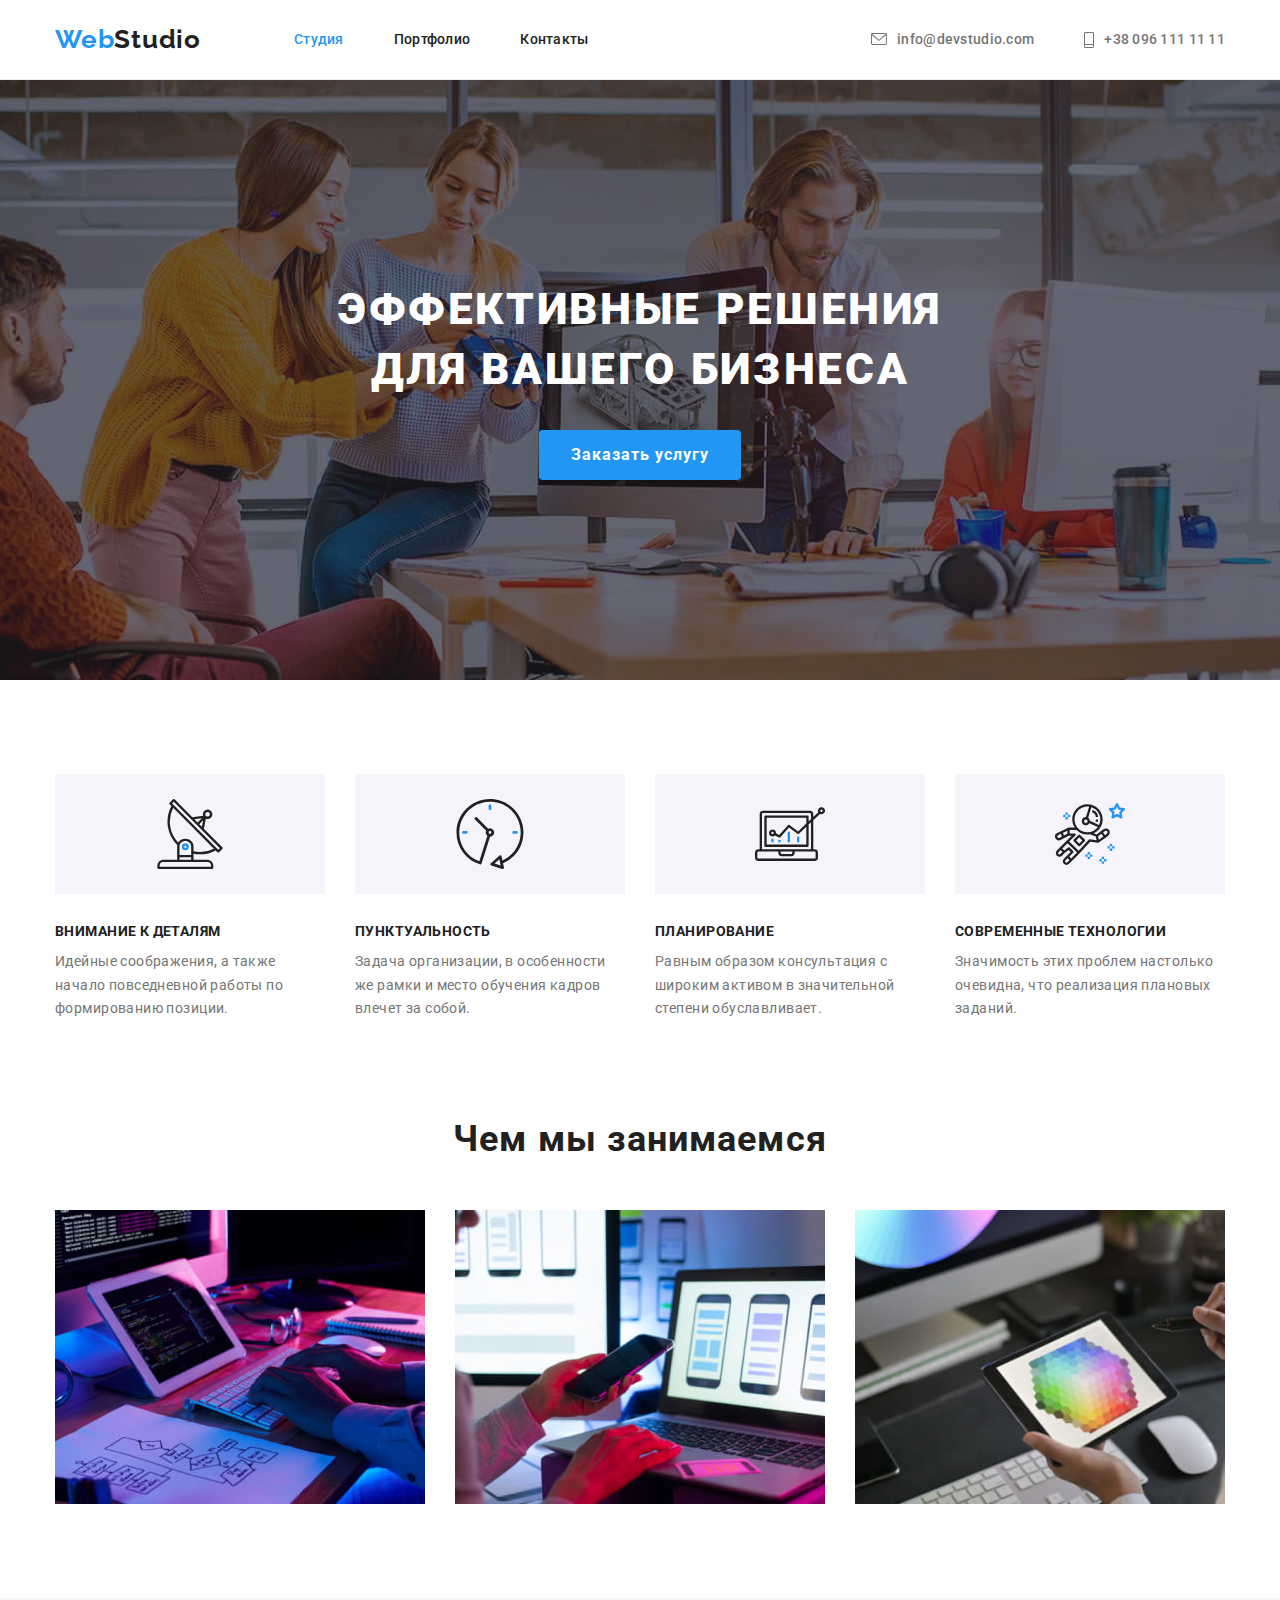
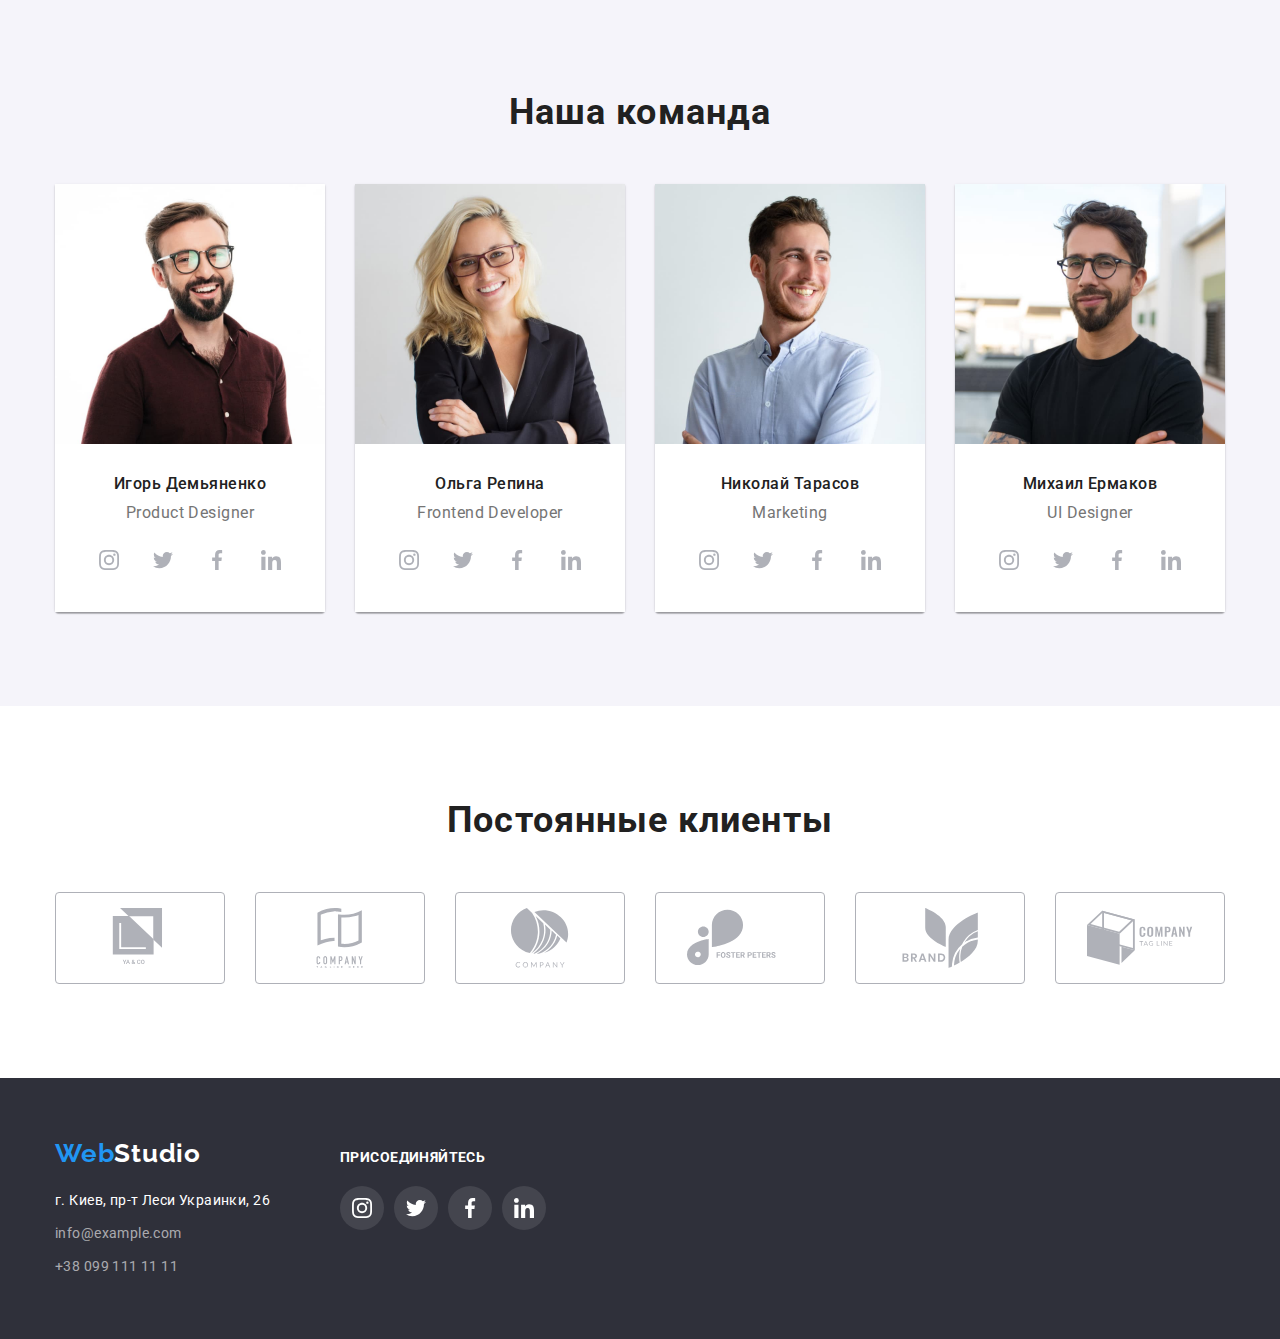
<file: index.html>
<!DOCTYPE html>
<html lang="ru">
<head>
    <meta charset="UTF-8">
    <meta http-equiv="X-UA-Compatible" content="IE=edge">
    <meta name="viewport" content="width=device-width, initial-scale=1.0">
    <link rel="stylesheet" href="https://cdnjs.cloudflare.com/ajax/libs/modern-normalize/1.1.0/modern-normalize.css"
    integrity="sha512-Y0MM+V6ymRKN2zStTqzQ227DWhhp4Mzdo6gnlRnuaNCbc+YN/ZH0sBCLTM4M0oSy9c9VKiCvd4Jk44aCLrNS5Q=="
    crossorigin="anonymous" referrerpolicy="no-referrer" />
    <link href="https://fonts.googleapis.com/css2?family=Raleway:wght@700&family=Roboto:wght@400;500;700;900&display=swap" rel="stylesheet">
    <link rel="stylesheet" href="./css/styles.css">
    <title>WebStudio</title>
</head>

<body>
    <!-- Header container -->
    <header>
        <div class="container header">
                <!-- Logo section -->
                <a href="/" lang="en" class="header-logo"><span class="logo-accent">Web</span>Studio</a>
                <!-- Navigation section -->
            <nav class="nav">
                <ul class="nav-list">
                    <li class="nav-list-item">
                        <a href="./index.html" target="_self" rel="noopener noreferrer" class="nav-list-link current">Студия</a>
                    </li>
                    <li class="nav-list-item">
                        <a href="./portfolio.html" target="_self" rel="noopener noreferrer" class="nav-list-link">Портфолио</a>
                    </li>
                    <li class="nav-list-item">
                        <a href="" class="nav-list-link">Контакты</a>
                    </li>
                </ul>
            </nav>
                <!-- Header contacts section -->
                <ul class="header-contacts-list">
                    <li class="header-contacts-item">
                        <a href="mailto:info@devstudio.com" class="header-mail-link">
                            <svg class="header-mail-icon"  width="16px" height="12px">
                                <use href="./images/sprite.svg#icon-envelope"></use>
                            </svg>
                        info@devstudio.com</a>
                    </li>
                    <li class="header-contacts-item">
                        <a href="tel:+380961111111" class="header-phone-link">
                            <svg class="header-phone-icon" width="10px" height="16px">
                                <use href="./images/sprite.svg#icon-cell"></use>
                            </svg>
                        +38 096 111 11 11</a>
                    </li>
                </ul>
        </div>
    </header>
    <!-- Main container -->
    <main>
        <!-- Hero section -->
        <section class="hero">
            <div class="container">
                <h1 class="hero-title">Эффективные решения для вашего бизнеса</h1>
                <button type="button" class="hero-button">Заказать услугу</button>
            </div>
        </section>
        <!-- Our advantages section -->
        <section class="section">
            <div class="container">
            <h2 class="visually-hidden">Наши преимущества</h2>
            <ul class="advantages-list">
                <li class="advantages-list-item">
                    <div class="advantages-icon">
                        <svg class="icon-antenna" width="70px" height="70px">
                            <use href="./images/sprite.svg#icon-antenna"></use>
                        </svg>
                    </div>
                    <div class="advantages-description">
                        <h3 class="advantages-list-title">Внимание к деталям</h3>
                        <p class="advantages-list-text">Идейные соображения, а также начало повседневной работы по формированию позиции.</p>
                    </div>
                </li>
                <li class="advantages-list-item">
                    <div class="advantages-icon">
                        <svg class="icon-clock" width="70px" height="70px">
                            <use href="./images/sprite.svg#icon-clock"></use>
                        </svg>
                    </div>
                    <div class="advantages-description">
                        <h3 class="advantages-list-title">Пунктуальность</h3>
                        <p class="advantages-list-text">Задача организации, в особенности же рамки и место обучения кадров влечет за собой.</p>
                    </div>
                </li>
                <li class="advantages-list-item">
                    <div class="advantages-icon">
                        <svg class="icon-diagram" width="70px" height="70px">
                            <use href="./images/sprite.svg#icon-diagram"></use>
                        </svg>
                    </div>
                    <div class="advantages-description">
                        <h3 class="advantages-list-title">Планирование</h3>
                        <p class="advantages-list-text">Равным образом консультация с широким активом в значительной степени обуславливает.</p>
                    </div>
                </li>
                <li class="advantages-list-item">
                    <div class="advantages-icon">
                        <svg class="icon-astronaut" width="70px" height="70px">
                            <use href="./images/sprite.svg#icon-astronaut"></use>
                        </svg>
                    </div>
                    <div class="advantages-description">
                        <h3 class="advantages-list-title">Современные технологии</h3>
                        <p class="advantages-list-text">Значимость этих проблем настолько очевидна, что реализация плановых заданий.</p>
                    </div>
                </li>
            </ul>
            </div>
        </section>
        <!-- What we do section -->
        <section class="activities section">
            <div class="container">
            <h2 class="activities-title">Чем мы занимаемся</h2>
            <ul class="activities-list">
                <li class="activities-list-item">
                    <img src="./images/wireless-keyboard-typing.jpg" alt="печатает на беспроводной клавиатуре" width="370" height="294">
                </li>
                <li class="activities-list-item">
                    <img src="./images/smartphone-laptop.jpg" alt="cмартфон и ноутбук" width="370" height="294">
                </li>
                <li class="activities-list-item">
                    <img src="./images/tablet.jpg" alt="планшет" width="370" height="294">
                </li>
            </ul>
            </div>
        </section>
        <!-- Our team section -->
        <section class="team-section">
            <div class="container">
                <h2 class="team-title">Наша команда</h2>
                <ul class="team-list">
                    <li class="team-list-item">
                        <img src="./images/igor-prod-designer.jpg" alt="Игорь Демьяненко" width="270" height="260">
                        <div class="team-info">
                            <h3 class="employee">Игорь Демьяненко</h3>
                            <p class="position">Product Designer</p>
                            <ul class="team-social-networks">
                                <li class="team-social-item">
                                    <a href="" class="team-social-link">
                                        <svg class="team-social-icon" width="20" height="20">
                                            <use href="./images/sprite.svg#icon-instagram"></use>
                                        </svg>
                                    </a>
                                </li>
                                <li class="team-social-item">
                                    <a href="" class="team-social-link">
                                        <svg class="team-social-icon" width="20" height="20">
                                            <use href="./images/sprite.svg#icon-twitter"></use>
                                        </svg>
                                    </a>
                                </li>
                                <li class="team-social-item">
                                    <a href="" class="team-social-link">
                                        <svg class="team-social-icon" width="20" height="20">
                                            <use href="./images/sprite.svg#icon-facebook"></use>
                                        </svg>
                                    </a>
                                </li>
                                <li class="team-social-item">
                                    <a href="" class="team-social-link">
                                        <svg class="team-social-icon" width="20" height="20">
                                            <use href="./images/sprite.svg#icon-linkedin"></use>
                                        </svg>
                                    </a>
                                </li>
                            </ul>
                        </div>
                    </li>
                    <li class="team-list-item">
                        <img src="images/olga-frontend.jpg" alt="Ольга Репина" width="270" height="260">
                        <div class="team-info">
                            <h3 class="employee">Ольга Репина</h3>
                            <p class="position">Frontend Developer</p>
                            <ul class="team-social-networks">
                                <li class="team-social-item">
                                    <a href="" class="team-social-link">
                                        <svg class="team-social-icon" width="20" height="20">
                                            <use href="./images/sprite.svg#icon-instagram"></use>
                                        </svg>
                                    </a>
                                </li>
                                <li class="team-social-item">
                                    <a href="" class="team-social-link">
                                        <svg class="team-social-icon" width="20" height="20">
                                            <use href="./images/sprite.svg#icon-twitter"></use>
                                        </svg>
                                    </a>
                                </li>
                                <li class="team-social-item">
                                    <a href="" class="team-social-link">
                                        <svg class="team-social-icon" width="20" height="20">
                                            <use href="./images/sprite.svg#icon-facebook"></use>
                                        </svg>
                                    </a>
                                </li>
                                <li class="team-social-item">
                                    <a href="" class="team-social-link">
                                        <svg class="team-social-icon" width="20" height="20">
                                            <use href="./images/sprite.svg#icon-linkedin"></use>
                                        </svg>
                                    </a>
                                </li>
                            </ul>
                        </div>
                    </li>
                    <li class="team-list-item">
                        <img src="./images/nicolai-marketing.jpg" alt="Николай Тарасов" width="270" height="260">
                        <div class="team-info">
                            <h3 class="employee">Николай Тарасов</h3>
                            <p class="position">Marketing</p>
                            <ul class="team-social-networks">
                                <li class="team-social-item">
                                    <a href="" class="team-social-link">
                                        <svg class="team-social-icon" width="20" height="20">
                                            <use href="./images/sprite.svg#icon-instagram"></use>
                                        </svg>
                                    </a>
                                </li>
                                <li class="team-social-item">
                                    <a href="" class="team-social-link">
                                        <svg class="team-social-icon" width="20" height="20">
                                            <use href="./images/sprite.svg#icon-twitter"></use>
                                        </svg>
                                    </a>
                                </li>
                                <li class="team-social-item">
                                    <a href="" class="team-social-link">
                                        <svg class="team-social-icon" width="20" height="20">
                                            <use href="./images/sprite.svg#icon-facebook"></use>
                                        </svg>
                                    </a>
                                </li>
                                <li class="team-social-item">
                                    <a href="" class="team-social-link">
                                        <svg class="team-social-icon" width="20" height="20">
                                            <use href="./images/sprite.svg#icon-linkedin"></use>
                                        </svg>
                                    </a>
                                </li>
                            </ul>
                        </div>
                    </li>
                    <li class="team-list-item">
                        <img src="./images/mikhail-ui-designer.jpg" alt="Михаил Ермаков" width="270" height="260">
                        <div class="team-info">
                            <h3 class="employee">Михаил Ермаков</h3>
                            <p class="position">UI Designer</p>
                            <ul class="team-social-networks">
                                <li class="team-social-item">
                                    <a href="" class="team-social-link">
                                        <svg class="team-social-icon" width="20" height="20">
                                            <use href="./images/sprite.svg#icon-instagram"></use>
                                        </svg>
                                    </a>
                                </li>
                                <li class="team-social-item">
                                    <a href="" class="team-social-link">
                                        <svg class="team-social-icon" width="20" height="20">
                                            <use href="./images/sprite.svg#icon-twitter"></use>
                                        </svg>
                                    </a>
                                </li>
                                <li class="team-social-item">
                                    <a href="" class="team-social-link">
                                        <svg class="team-social-icon" width="20" height="20">
                                            <use href="./images/sprite.svg#icon-facebook"></use>
                                        </svg>
                                    </a>
                                </li>
                                <li class="team-social-item">
                                    <a href="" class="team-social-link">
                                        <svg class="team-social-icon" width="20" height="20">
                                            <use href="./images/sprite.svg#icon-linkedin"></use>
                                        </svg>
                                    </a>
                                </li>
                            </ul>
                        </div>
                    </li>
                </ul>
            </div>
        </section>
        <!--Clients section-->
        <section class="clients-section">
            <div class="container">
                <h2 class="clients-title">Постоянные клиенты</h2>
                <ul class="clients-list">
                    <li class="clients-list-item">
                        <a href="" class="client-link">
                            <svg class="client-icon" width="106" height="60">
                                <use href="./images/sprite.svg#icon-logo-one"></use>
                            </svg>
                        </a>
                    </li>
                    <li class="clients-list-item">
                        <a href="" class="client-link">
                            <svg class="client-icon" width="106" height="60">
                                <use href="./images/sprite.svg#icon-logo-two"></use>
                            </svg>
                        </a>
                    </li>
                    <li class="clients-list-item">
                        <a href="" class="client-link">
                            <svg class="client-icon" width="106" height="60">
                                <use href="./images/sprite.svg#icon-logo-three"></use>
                            </svg>
                        </a>
                    </li>
                    <li class="clients-list-item">
                        <a href="" class="client-link"> 
                            <svg class="client-icon" width="106" height="60">
                                <use href="./images/sprite.svg#icon-logo-four"></use>
                            </svg>
                        </a>
                    </li>
                    <li class="clients-list-item">
                        <a href="" class="client-link">
                            <svg class="client-icon" width="106" height="60">
                                <use href="./images/sprite.svg#icon-logo-five"></use>
                            </svg>
                        </a>
                    </li>
                    <li class="clients-list-item">
                        <a href="" class="client-link">
                            <svg class="client-icon" width="106" height="60">
                                <use href="./images/sprite.svg#icon-logo-six"></use>
                            </svg>
                        </a>
                    </li>
                </ul>
            </div>
        </section>
    </main>
    <!-- Footer container -->
    <footer>
        <div class="container footer-content">
            <div class="footer-contact-info">
                <a href="/" lang="en" class="footer-logo"><span class="logo-accent">Web</span>Studio</a>
                <address>
                    <ul class="footer-contacts-list">
                        <li class="footer-contacts-item location">
                            г. Киев, пр-т Леси Украинки, 26
                        </li>
                        <li class="footer-contacts-item">
                            <a href="info@example.com" class="footer-mail-link">info@example.com</a>
                        </li>
                        <li class="footer-contacts-item">
                            <a href="+380991111111" class="footer-phone-link">+38 099 111 11 11</a>
                        </li>
                    </ul>
                </address>
            </div>
            <div class="footer-social-profile">
                <h3 class="footer-social-header">Присоединяйтесь</h3>
                <ul class="footer-social-networks">
                    <li class="footer-social-item">
                        <a href="" class="footer-social-link">
                            <svg class="footer-social-icon" width="20" height="20">
                                <use href="./images/sprite.svg#icon-instagram"></use>
                            </svg>
                        </a>
                    </li>
                    <li class="footer-social-item">
                        <a href="" class="footer-social-link">
                            <svg class="footer-social-icon" width="20" height="20">
                                <use href="./images/sprite.svg#icon-twitter"></use>
                            </svg>
                        </a>
                    </li>
                    <li class="footer-social-item">
                        <a href="" class="footer-social-link">
                            <svg class="footer-social-icon" width="20" height="20">
                                <use href="./images/sprite.svg#icon-facebook"></use>
                            </svg>
                        </a>
                    </li>
                    <li class="footer-social-item">
                        <a href="" class="footer-social-link">
                            <svg class="footer-social-icon" width="20" height="20">
                                <use href="./images/sprite.svg#icon-linkedin"></use>
                            </svg>
                        </a>
                    </li>
                </ul>
            </div>
        </div>
    </footer>
</body>
</html>
</file>
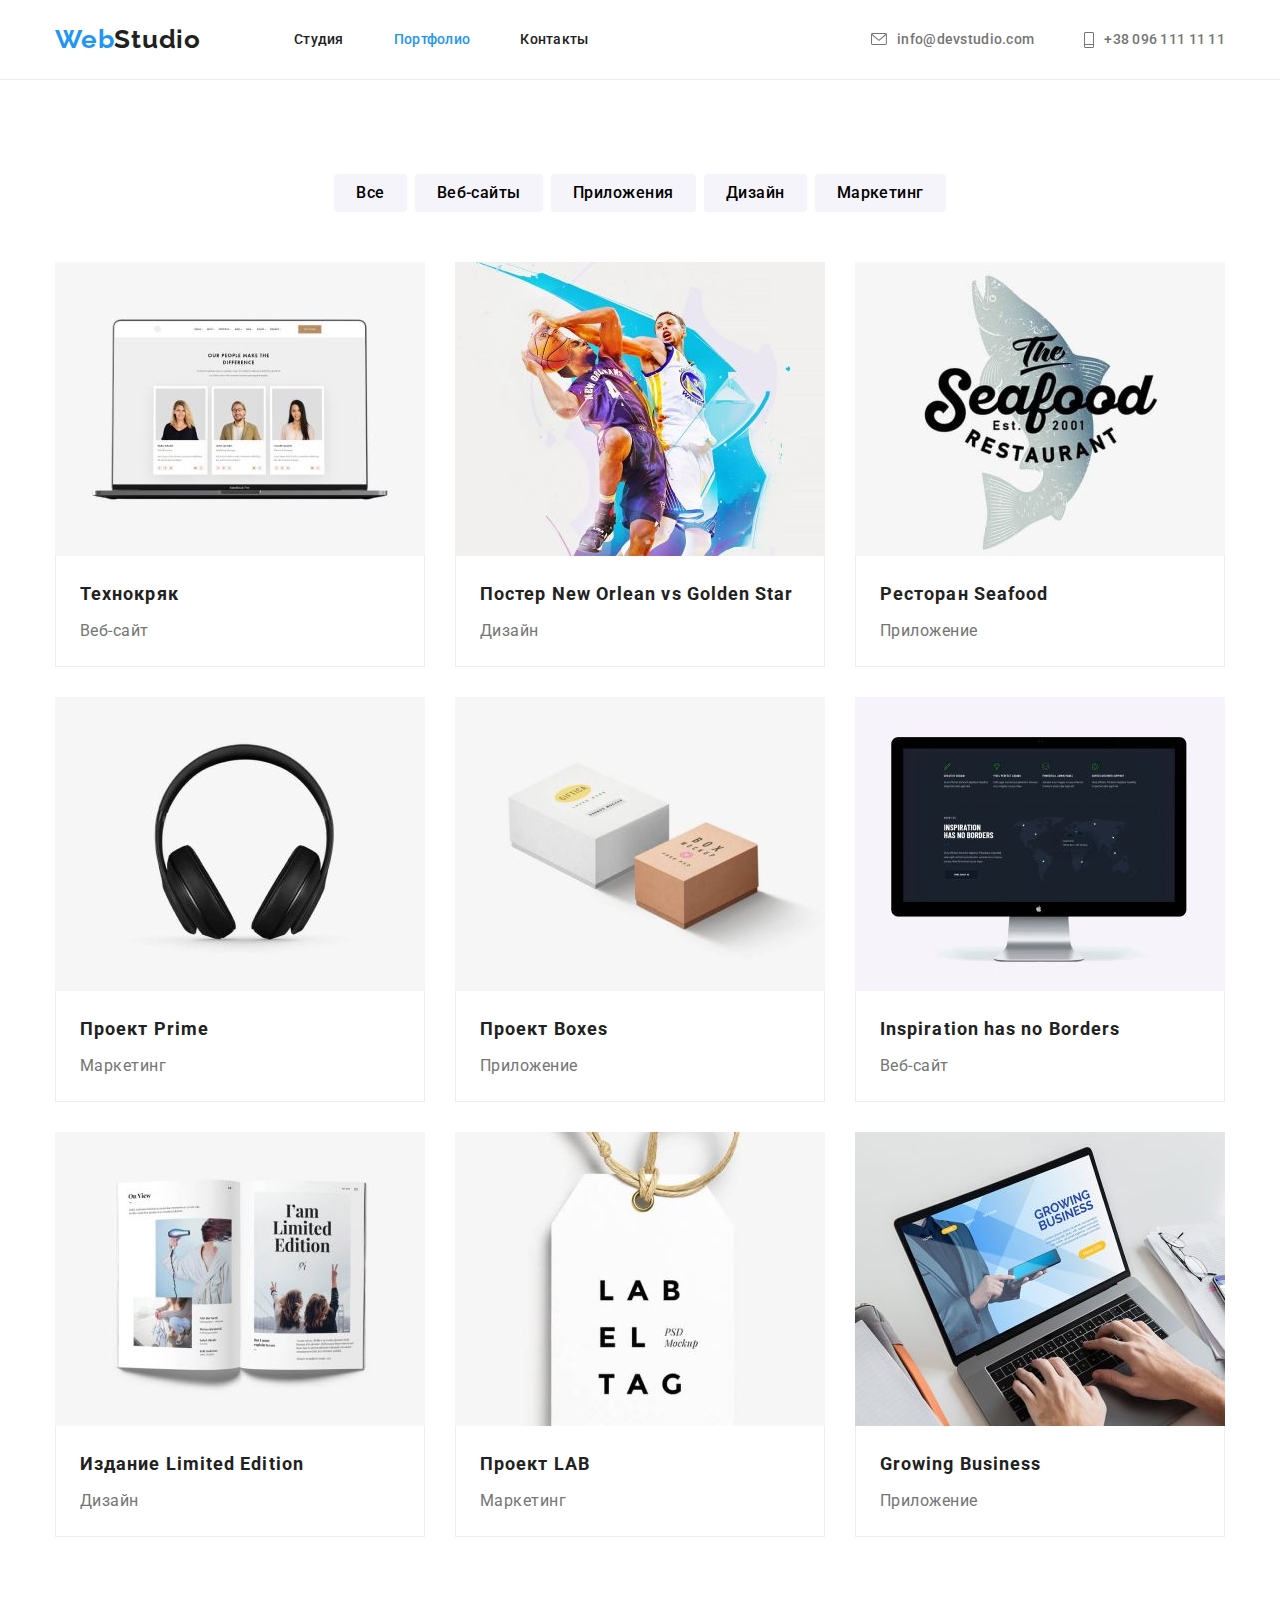
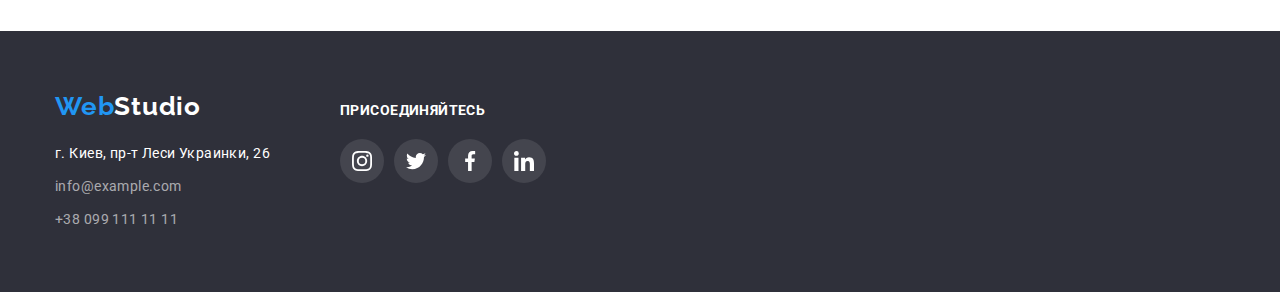
<file: portfolio.html>
<!DOCTYPE html>
<html lang="ru">
<head>
    <meta charset="UTF-8">
    <meta http-equiv="X-UA-Compatible" content="IE=edge">
    <meta name="viewport" content="width=device-width, initial-scale=1.0">
    <link rel="stylesheet" href="https://cdnjs.cloudflare.com/ajax/libs/modern-normalize/1.1.0/modern-normalize.css"
    integrity="sha512-Y0MM+V6ymRKN2zStTqzQ227DWhhp4Mzdo6gnlRnuaNCbc+YN/ZH0sBCLTM4M0oSy9c9VKiCvd4Jk44aCLrNS5Q=="
    crossorigin="anonymous" referrerpolicy="no-referrer" />
    <link href="https://fonts.googleapis.com/css2?family=Raleway:wght@700&family=Roboto:wght@400;500;700;900&display=swap"
    rel="stylesheet">
    <link rel="stylesheet" href="./css/styles.css">
    <title>Document</title>
</head>
<body>
    <!-- Header container -->
    <header>
        <div class="container header">
            <!-- Logo section -->
            <a href="/" lang="en" class="header-logo"><span class="logo-accent">Web</span>Studio</a>
            <!-- Navigation section -->
            <nav class="nav">
                <ul class="nav-list">
                    <li class="nav-list-item">
                        <a href="./index.html" target="_self" rel="noopener noreferrer"
                            class="nav-list-link">Студия</a>
                    </li>
                    <li class="nav-list-item">
                        <a href="./portfolio.html" target="_self" rel="noopener noreferrer"
                            class="nav-list-link current">Портфолио</a>
                    </li>
                    <li class="nav-list-item">
                        <a href="" class="nav-list-link">Контакты</a>
                    </li>
                </ul>
            </nav>
            <!-- Header contacts section -->
            <ul class="header-contacts-list">
                <li class="header-contacts-item">
                    <a href="mailto:info@devstudio.com" class="header-mail-link">
                        <svg class="header-mail-icon" width="16px" height="12px">
                            <use href="./images/sprite.svg#icon-envelope"></use>
                        </svg>
                        info@devstudio.com</a>
                </li>
                <li class="header-contacts-item">
                    <a href="tel:+380961111111" class="header-phone-link">
                        <svg class="header-phone-icon" width="10px" height="16px">
                            <use href="./images/sprite.svg#icon-cell"></use>
                        </svg>
                        +38 096 111 11 11</a>
                </li>
            </ul>
        </div>
    </header>
    <!-- Main container -->
    <main>
        <!-- Filters section-->
        <section class="section">
            <div class="container">
            <h1 class="visually-hidden">Фильтры</h1>
            <ul class="filters-list">
                <li class="filters-list-item">
                    <button type="button" class="filter-button">Все</button>
                </li>
                <li class="filters-list-item">
                    <button type="button" class="filter-button">Веб-сайты</button>
                </li>
                <li class="filters-list-item">
                    <button type="button" class="filter-button">Приложения</button>
                </li>
                <li class="filters-list-item">
                    <button type="button" class="filter-button">Дизайн</button>
                </li>
                <li class="filters-list-item">
                    <button type="button" class="filter-button">Маркетинг</button>
                </li>
            </ul>
            <ul class="projects-list">
                <li class="projects-list-item">
                    <a href="" class="projects-list-link">
                        <img src="./images/team-members.jpg" alt="члены команды" width="370" height="294" class="projects-list-image">
                        <div class="projects-description">
                            <h2 class="projects-list-title">Технокряк</h2>
                            <p class="projects-list-text">Веб-сайт</p>
                        </div>
                    </a>
                </li>
                <li class="projects-list-item">
                    <a href="" class="projects-list-link">
                        <img src="./images/basketball-poster.jpg" alt="баскетбольный постер" width="370" height="294"
                            class="projects-list-image">
                        <div class="projects-description">
                            <h2 class="projects-list-title">Постер New Orlean vs Golden Star</h2>
                            <p class="projects-list-text">Дизайн</p>
                        </div>
                    </a>
                </li>
                <li class="projects-list-item">
                    <a href="" class="projects-list-link">
                        <img src="./images/restaurant-logo.jpg" alt="логотип ресторана" width="370" height="294"
                            class="projects-list-image">
                        <div class="projects-description">
                            <h2 class="projects-list-title">Ресторан Seafood</h2>
                            <p class="projects-list-text">Приложение</p>
                        </div>
                    </a>
                </li>
                <li class="projects-list-item">
                    <a href="" class="projects-list-link">
                        <img src="./images/headphones.jpg" alt="наушники" width="370" height="294" class="projects-list-image">
                        <div class="projects-description">
                            <h2 class="projects-list-title">Проект Prime</h2>
                            <p class="projects-list-text">Маркетинг</p>
                        </div>
                    </a>
                </li>
                <li class="projects-list-item">
                    <a href="" class="projects-list-link">
                        <img src="./images/boxes.jpg" alt="коробки" width="370" height="294" class="projects-list-image">
                        <div class="projects-description">
                            <h2 class="projects-list-title">Проект Boxes</h2>
                            <p class="projects-list-text">Приложение</p>
                        </div>
                    </a>
                </li>
                <li class="projects-list-item">
                    <a href="" class="projects-list-link">
                        <img src="./images/about-web-interface.jpg" alt="веб-интерфейс" width="370" height="294"
                            class="projects-list-image">
                        <div class="projects-description">
                            <h2 class="projects-list-title">Inspiration has no Borders</h2>
                            <p class="projects-list-text">Веб-сайт</p>
                        </div>
                    </a>
                </li>
                <li class="projects-list-item">
                    <a href="" class="projects-list-link">
                        <img src="./images/book.jpg" alt="раскрытая книга" width="370" height="294" class="projects-list-image">
                        <div class="projects-description">
                            <h2 class="projects-list-title">Издание Limited Edition</h2>
                            <p class="projects-list-text">Дизайн</p>
                        </div>
                    </a>
                </li>
                <li class="projects-list-item">
                    <a href="" class="projects-list-link">
                        <img src="./images/label.jpg" alt="лейбл" width="370" height="294" class="projects-list-image">
                        <div class="projects-description">
                            <h2 class="projects-list-title">Проект LAB</h2>
                            <p class="projects-list-text">Маркетинг</p>
                        </div>
                    </a>
                </li>
                <li class="projects-list-item">
                    <a href="" class="projects-list-link">
                        <img src="./images/laptop-typing.jpg" alt="приложение Growing Business" width="370" height="294"
                            class="projects-list-image">
                        <div class="projects-description">
                            <h2 class="projects-list-title">Growing Business</h2>
                            <p class="projects-list-text">Приложение</p>
                        </div>
                    </a> 
                </li>
            </ul>
            </div>
        </section>
    </main>
    <footer>
        <div class="container footer-content">
            <div class="footer-contact-info">
                <a href="/" lang="en" class="footer-logo"><span class="logo-accent">Web</span>Studio</a>
                <address>
                    <ul class="footer-contacts-list">
                        <li class="footer-contacts-item location">
                            г. Киев, пр-т Леси Украинки, 26
                        </li>
                        <li class="footer-contacts-item">
                            <a href="info@example.com" class="footer-mail-link">info@example.com</a>
                        </li>
                        <li class="footer-contacts-item">
                            <a href="+380991111111" class="footer-phone-link">+38 099 111 11 11</a>
                        </li>
                    </ul>
                </address>
            </div>
            <div class="footer-social-profile">
                <h3 class="footer-social-header">Присоединяйтесь</h3>
                <ul class="footer-social-networks">
                    <li class="footer-social-item">
                        <a href="" class="footer-social-link">
                            <svg class="footer-social-icon" width="20" height="20">
                                <use href="./images/sprite.svg#icon-instagram"></use>
                            </svg>
                        </a>
                    </li>
                    <li class="footer-social-item">
                        <a href="" class="footer-social-link">
                            <svg class="footer-social-icon" width="20" height="20">
                                <use href="./images/sprite.svg#icon-twitter"></use>
                            </svg>
                        </a>
                    </li>
                    <li class="footer-social-item">
                        <a href="" class="footer-social-link">
                            <svg class="footer-social-icon" width="20" height="20">
                                <use href="./images/sprite.svg#icon-facebook"></use>
                            </svg>
                        </a>
                    </li>
                    <li class="footer-social-item">
                        <a href="" class="footer-social-link">
                            <svg class="footer-social-icon" width="20" height="20">
                                <use href="./images/sprite.svg#icon-linkedin"></use>
                            </svg>
                        </a>
                    </li>
                </ul>
            </div>
        </div>
    </footer>
</body>
</html>
</file>
<file: css/styles.css>
:root {
  --title-text-color: #212121;
  --primary-text-color: #757575;
  --primary-white-color: #ffffff;
  --primary-dark-color: #2f303a;
  --accent-color: #2196f3;
  --primary-text-size: 14px;
  --secondary-text-size: 16px;
  --primary-title-size: 36px;
  --secondary-title-size: 16px;
  --primary-title-font-weight: 700;
  --secondary-title-font-weight: 500;
}

body {
  background-color: var(--primary-white-color);
  color: var(--title-text-color);

  font-family: Roboto, sans-serif;
}

h1,
h2,
h3,
h4,
h5,
h6,
ul,
p {
  margin: 0;
}

img {
  display: block;
  max-width: 100%;
  height: auto;
}

ul {
  padding: 0;
  list-style: none;
}

.container {
  width: 1200px;
  padding-left: 15px;
  padding-right: 15px;

  margin-left: auto;
  margin-right: auto;
}

.section {
  padding: 94px 0;
}

.visually-hidden {
  position: absolute;
  clip: rect(0 0 0 0);
  width: 1px;
  height: 1px;
  margin: -1px;
}

/* Header container */

header {
  display: flex;
  align-items: center;
  height: 80px;
  border-bottom: 1px solid #ececec;
}

.header {
  display: flex;
  align-items: center;
}

/* Header logo */
.header-logo {
  color: inherit;
  font-family: Raleway, sans-serif;
  font-size: 26px;
  font-weight: var(--primary-title-font-weight);
  line-height: 1.2;
  letter-spacing: 0.03em;
  text-decoration: none;

  margin-right: 93px;
}

.logo-accent {
  color: var(--accent-color);
}

/* Navigation */

.nav-list {
  display: flex;
}

.nav-list-item {
  font-weight: var(--secondary-title-font-weight);
  font-size: var(--primary-text-size);
  line-height: 1.14;
  letter-spacing: 0.02em;
}

.nav-list-item:not(:first-child) {
  margin-left: 50px;
}

.nav-list-link {
  color: inherit;
  text-decoration: none;
}

.nav-list-link:hover,
.nav-list-link:focus {
  color: var(--accent-color);
}

.current {
  color: var(--accent-color);
}

/* Header contacts  */
.header-contacts-list {
  display: flex;
  margin-left: auto;
}

.header-contacts-item {
  display: flex;
  align-items: center;
  font-weight: var(--secondary-title-font-weight);
  font-size: var(--primary-text-size);
  line-height: 1.14;
  letter-spacing: 0.02em;
}

.header-contacts-item:not(:first-child) {
  margin-left: 50px;
}

.header-mail-link,
.header-phone-link {
  display: flex;
  align-items: center;
  color: var(--primary-text-color);
  text-decoration: none;
}

.header-mail-link:hover,
.header-mail-link:focus,
.header-phone-link:hover,
.header-phone-link:focus {
  color: var(--accent-color);
}

.header-mail-icon,
.header-phone-icon {
  margin-right: 10px;
  fill: currentColor;
}

/* WebStudio page */

/* Hero */
.hero {
  max-width: 1600px;
  margin: 0 auto;
  background-color: var(--primary-dark-color);
  background-image: linear-gradient(
      rgba(47, 48, 58, 0.4),
      rgba(47, 48, 58, 0.4)
    ),
    url("../images/hero-img.jpg");
  background-repeat: no-repeat;
  background-position: center;
  background-size: cover;

  color: var(--primary-white-color);
  text-align: center;
  padding-top: 200px;
  padding-bottom: 200px;
}

.hero-title {
  font-weight: 900;
  font-size: 44px;
  line-height: 1.36;
  letter-spacing: 0.06em;
  text-transform: uppercase;
  margin-left: auto;
  margin-right: auto;

  width: 696px;
  margin-bottom: 30px;
}

.hero-button {
  display: inline-block;
  font-weight: var(--primary-title-font-weight);
  font-size: var(--secondary-text-size);
  line-height: 1.87;
  letter-spacing: 0.06em;
  color: var(--primary-white-color);
  background: var(--accent-color);
  border: 1px solid transparent;
  border-radius: 4px;
  box-shadow: 0px 4px 4px rgba(0, 0, 0, 0.15);

  min-width: 200px;
  min-height: 50px;
  padding: 9px 31px;

  cursor: pointer;
}

/* Advantages */
.advantages-list {
  display: flex;
}

.advantages-icon {
  background-color: #f5f4fa;
  width: 270px;
  height: 120px;
  margin-bottom: 30px;

  display: flex;
  justify-content: center;
  align-items: center;
}

.advantages-list-item:not(:last-child) {
  margin-right: 30px;
}

.advantages-list-title {
  font-weight: var(--primary-title-font-weight);
  font-size: var(--primary-text-size);
  line-height: 1.14;
  letter-spacing: 0.03em;
  text-transform: uppercase;
  margin-bottom: 10px;
}

.advantages-list-text {
  font-size: var(--primary-text-size);
  line-height: 1.71;
  letter-spacing: 0.03em;
  color: var(--primary-text-color);

  width: 270px;
  height: 75px;
}

/* Activities */

.activities {
  padding-top: 0;
}

.activities-title {
  font-weight: var(--primary-title-font-weight);
  font-size: var(--primary-title-size);
  line-height: 1.16;
  text-align: center;
  letter-spacing: 0.03em;

  margin-bottom: 50px;
}

.activities-list {
  display: flex;
}

.activities-list-item:not(:last-child) {
  margin-right: 30px;
}

/* Team */
.team-section {
  background-color: #f5f4fa;
  max-width: 1600px;
  margin-right: auto;
  margin-left: auto;
  padding-top: 94px;
  padding-bottom: 94px;
}

.team-title {
  font-weight: var(--primary-title-font-weight);
  font-size: var(--primary-title-size);
  line-height: 1.16;
  text-align: center;
  letter-spacing: 0.03em;

  text-align: center;
  margin-bottom: 50px;
}

.team-list {
  display: flex;
}

.team-list-item {
  box-shadow: 0px 1px 3px rgba(0, 0, 0, 0.12), 0px 1px 1px rgba(0, 0, 0, 0.14),
    0px 2px 1px rgba(0, 0, 0, 0.2);
  border-radius: 0px 0px 4px 4px;
}

.team-list-item:not(:last-child) {
  margin-right: 30px;
}

.team-info {
  background-color: var(--primary-white-color);
  padding-top: 30px;
  padding-bottom: 30px;
}

.employee {
  font-weight: var(--secondary-title-font-weight);
  font-size: var(--secondary-title-size);
  line-height: 1.19;
  letter-spacing: 0.03em;
  text-align: center;

  margin-bottom: 10px;
}

.position {
  font-size: var(--secondary-text-size);
  line-height: 1.19;
  letter-spacing: 0.03em;
  text-align: center;
  margin-bottom: 16px;

  color: var(--primary-text-color);
}

.team-social-networks {
  display: flex;
  align-items: center;
  justify-content: center;
}

.team-social-item:not(:last-child) {
  margin-right: 10px;
}

.team-social-link {
  display: flex;
  justify-content: center;
  align-items: center;
  width: 44px;
  height: 44px;
  border-radius: 50%;

  color: #afb1b8;
  background-color: transparent;
}

.team-social-icon {
  fill: currentColor;
}

.team-social-link:hover,
.team-social-link:focus {
  color: var(--primary-white-color);
  background-color: var(--accent-color);
}

/* Clients section */
.clients-section {
  max-width: 1600px;
  margin-right: auto;
  margin-left: auto;
  padding-top: 94px;
  padding-bottom: 94px;
}

.clients-title {
  font-weight: var(--primary-title-font-weight);
  font-size: var(--primary-title-size);
  line-height: 1.16;
  text-align: center;
  letter-spacing: 0.03em;

  text-align: center;
  margin-bottom: 50px;
}

.clients-list {
  display: flex;
}

.clients-list-item {
  width: 170px;
  height: 92px;
}

.clients-list-item:not(:last-child) {
  margin-right: 30px;
}

.client-link {
  display: flex;
  width: 100%;
  height: 100%;
  justify-content: center;
  align-items: center;

  color: #afb1b8;
  border: 1px solid #afb1b8;
  border-radius: 4px;
}

.client-icon {
  fill: currentColor;
}

.client-link:hover,
.client-link:focus {
  color: var(--accent-color);
  border: 1px solid var(--accent-color);
}

/* Footer container */
footer {
  background-color: var(--primary-dark-color);

  max-width: 1600px;
  padding-bottom: 60px;
  padding-top: 60px;
  margin-right: auto;
  margin-left: auto;
}

.footer-content {
  display: flex;
  align-items: baseline;
}

/* Footer contact info */
.footer-contact-info {
  margin-right: 70px;
}

.footer-logo {
  display: block;
  font-family: Raleway, sans-serif;
  font-style: normal;
  font-size: 26px;
  font-weight: var(--primary-title-font-weight);
  line-height: 1.2;
  letter-spacing: 0.03em;
  text-decoration: none;

  color: var(--primary-white-color);

  margin-bottom: 20px;
}

.footer-contacts-item:not(:last-child) {
  margin-bottom: 9px;
}

.location {
  font-style: normal;
  font-size: var(--primary-text-size);
  line-height: 1.71;
  letter-spacing: 0.03em;
  text-decoration: none;

  color: var(--primary-white-color);
}

.footer-mail-link,
.footer-phone-link {
  font-style: normal;
  font-size: var(--primary-text-size);
  line-height: 1.71;
  letter-spacing: 0.03em;
  text-decoration: none;

  color: rgba(255, 255, 255, 0.6);
}

.footer-mail-link:hover,
.footer-phone-link:hover,
.footer-mail-link:focus,
.footer-phone-link:focus {
  color: var(--accent-color);
}

/* Footer-social-networks */
.footer-social-header {
  font-weight: var(--primary-title-font-weight);
  font-size: var(--primary-text-size);
  line-height: 1.14;
  letter-spacing: 0.03em;
  text-transform: uppercase;

  color: var(--primary-white-color);
  margin-bottom: 20px;
}

.footer-social-networks {
  display: flex;
  align-items: center;
  justify-content: center;
}

.footer-social-item:not(:last-child) {
  margin-right: 10px;
}

.footer-social-link {
  display: flex;
  align-items: center;
  justify-content: center;
  width: 44px;
  height: 44px;
  border-radius: 50%;

  color: var(--primary-white-color);
  background-color: rgba(255, 255, 255, 0.1);
}

.footer-social-icon {
  fill: currentColor;
}

.footer-social-link:hover,
.footer-social-link:focus {
  background-color: var(--accent-color);
}

/* Portfolio page */
.filters-list {
  display: flex;

  justify-content: center;
  margin-bottom: 50px;
}

.filters-list-item:not(:last-child) {
  margin-right: 8px;
}

.filter-button {
  background-color: #f5f4fa;

  font-weight: var(--secondary-title-font-weight);
  font-size: var(--secondary-text-size);
  line-height: 1.62;

  text-align: center;
  letter-spacing: 0.03em;

  padding: 5px 21px;
  border: 1px solid transparent;
  border-radius: 4px;
}

.filter-button:active {
  color: var(--primary-white-color);
  background-color: var(--accent-color);

  box-shadow: 0px 3px 1px rgba(0, 0, 0, 0.1), 0px 1px 2px rgba(0, 0, 0, 0.08),
    0px 2px 2px rgba(0, 0, 0, 0.12);
}

.filter-button:hover,
.filter-button:focus {
  color: var(--primary-white-color);
  background-color: var(--accent-color);
  cursor: pointer;

  box-shadow: 0px 3px 1px rgba(0, 0, 0, 0.1), 0px 1px 2px rgba(0, 0, 0, 0.08),
    0px 2px 2px rgba(0, 0, 0, 0.12);
}

.projects-list {
  display: flex;
  flex-wrap: wrap;
}

.projects-description {
  padding: 20px 24px;
}

.projects-list-item:not(:nth-child(3n)) {
  margin-right: 30px;
}

.projects-list-item:not(:nth-child(n + 7)) {
  margin-bottom: 30px;
}

.projects-list-link {
  display: inline-block;
  text-decoration: none;
  color: inherit;
}

.projects-list-link:hover,
.projects-list-link:focus {
  box-shadow: 0px 1px 1px rgba(0, 0, 0, 0.12), 0px 4px 4px rgba(0, 0, 0, 0.06),
    1px 4px 6px rgba(0, 0, 0, 0.16);
}

.projects-description {
  border-right: 1px solid #eeeeee;
  border-bottom: 1px solid #eeeeee;
  border-left: 1px solid #eeeeee;
}

.projects-list-title {
  font-weight: var(--primary-title-font-weight);
  font-size: 18px;
  line-height: 2;
  letter-spacing: 0.06em;

  margin-bottom: 4px;
}

.projects-list-text {
  font-size: 16px;
  line-height: 1.87;
  letter-spacing: 0.03em;

  color: var(--primary-text-color);
}
</file>
